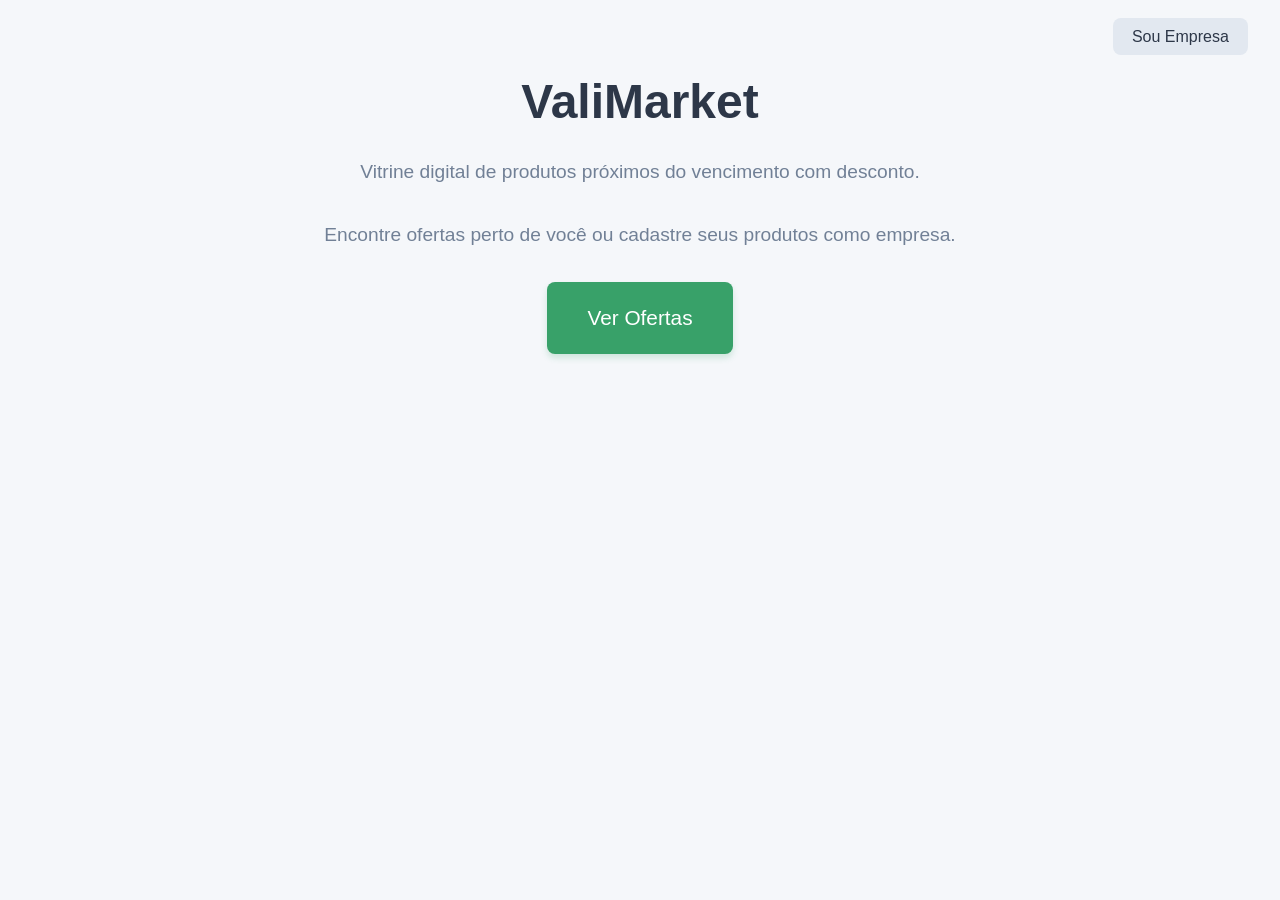
<file: frontend/index.html>
<!DOCTYPE html>
<html lang="pt-BR">
<head>
    
    <meta charset="UTF-8">
    <meta name="viewport" content="width=device-width, initial-scale=1.0">
    <title>ValiMarket - Início</title>
    <link rel="stylesheet" href="style.css">
    <link rel="icon" type="image/png" href="favicon.png">
    <style>
        .hero {
            text-align: center;
            padding: 4rem 2rem;
            max-width: 800px;
            margin: 0 auto;
        }
        .hero h1 {
            color: #2d3748;
            font-size: 3rem;
            margin-bottom: 1rem;
        }
        .hero p {
            color: #718096;
            font-size: 1.2rem;
            margin-bottom: 2rem;
        }
        .buttons {
            display: flex;
            gap: 1rem;
            justify-content: center;
            flex-wrap: wrap;
        }
        .btn {
            padding: 1rem 2rem;
            border-radius: 8px;
            text-decoration: none;
            font-weight: 500;
            font-size: 1.1rem;
            transition: transform 0.2s, box-shadow 0.2s;
        }
        .btn-primary {
            background-color: #38a169;
            color: white;
            font-size: 1.3rem;
            padding: 1.2rem 2.5rem;
            box-shadow: 0 4px 6px rgba(56, 161, 105, 0.2);
        }
        .btn-primary:hover {
            background-color: #2f855a;
            transform: translateY(-2px);
            box-shadow: 0 6px 12px rgba(56, 161, 105, 0.3);
        }
        .btn-secondary {
            background-color: white;
            color: #38a169;
            border: 2px solid #38a169;
        }
        .btn-secondary:hover {
            background-color: #f0fff4;
            transform: translateY(-2px);
        }
        .top-nav {
            position: absolute;
            top: 1.5rem;
            right: 2rem;
        }
        .top-nav a {
            background-color: #e2e8f0;
            color: #2d3748;
            padding: 0.6rem 1.2rem;
            border-radius: 8px;
            text-decoration: none;
            font-weight: 500;
            transition: background-color 0.2s;
        }
        .top-nav a:hover {
            background-color: #cbd5e0;
        }
        @media (max-width: 768px) {
            .hero h1 { font-size: 2rem; }
            .buttons { flex-direction: column; }
            .top-nav {
                position: static;
                text-align: center;
                padding: 1rem;
            }
        }
    </style>
</head>
<body>
    <div class="top-nav">
        <a href="empresa.html">Sou Empresa</a>
    </div>
    <div class="hero">
        <h1>ValiMarket</h1>
        <p>Vitrine digital de produtos próximos do vencimento com desconto.</p>
        <p>Encontre ofertas perto de você ou cadastre seus produtos como empresa.</p>
        <div class="buttons">
            <a href="cliente.html" class="btn btn-primary">Ver Ofertas</a>
        </div>
    </div>
</body>
</html>
</file>
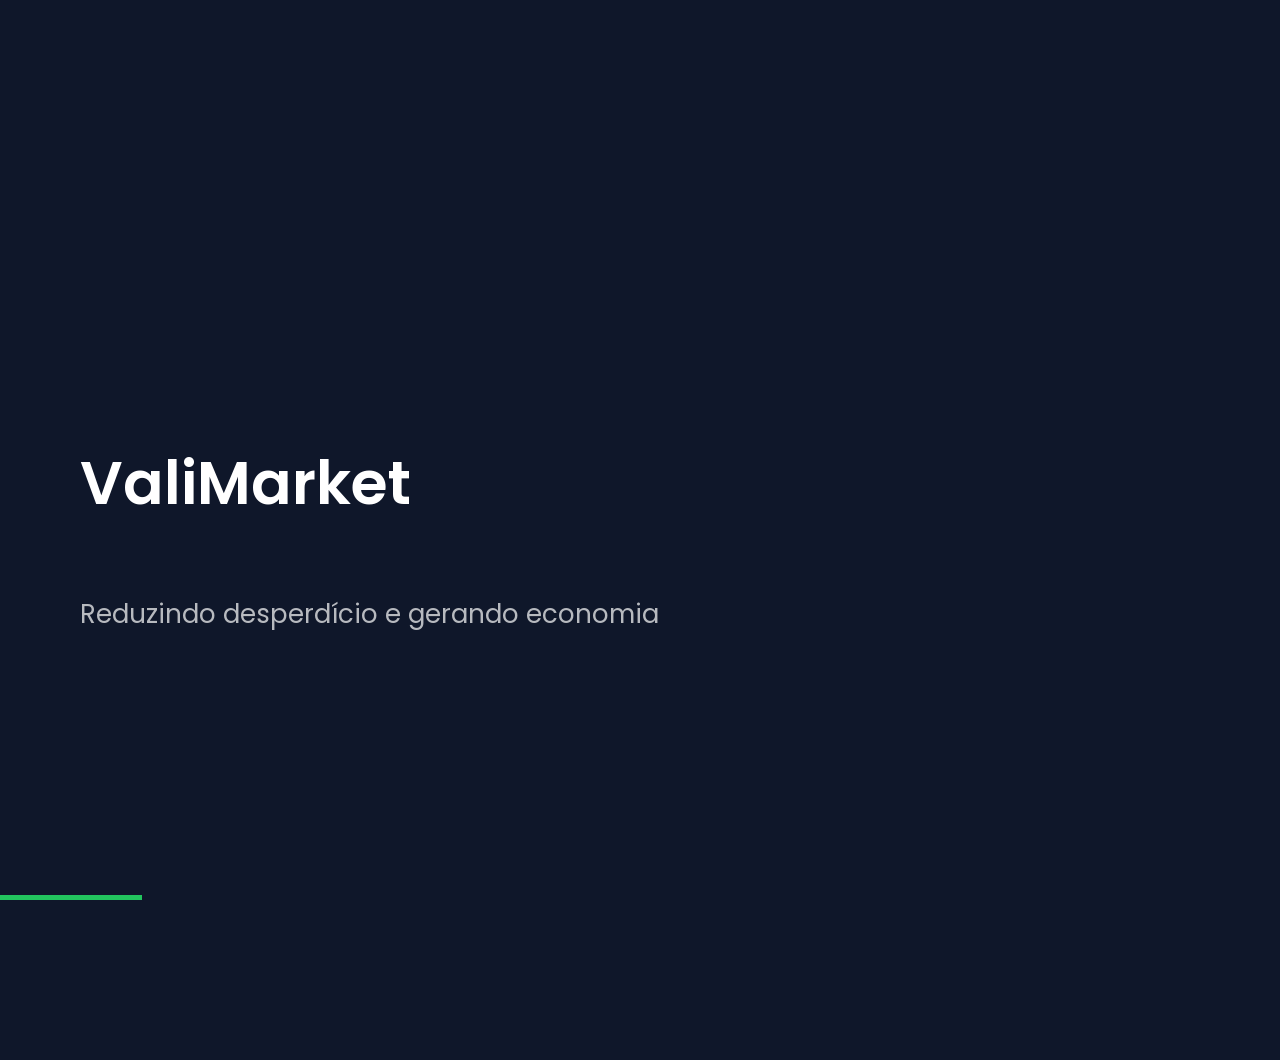
<file: slides/index.html>
<!DOCTYPE html>
<html lang="pt-BR">
<head>
  <meta charset="UTF-8">
  <title>ValiMarket Pitch</title>
  <link href="https://fonts.googleapis.com/css2?family=Poppins:wght@300;400;600&display=swap" rel="stylesheet">
  <link rel="stylesheet" href="style.css">
</head>
<body>

<div class="slide active">
  <h1>ValiMarket</h1>
  <p class="subtitle">Reduzindo desperdício e gerando economia</p>
</div>

<div class="slide">
  <h2>O Problema</h2>
  <p>
    Todos os dias, comércios perdem produtos por vencimento,
    gerando prejuízo financeiro e desperdício.
  </p>
  <p>
    Consumidores querem economizar, mas não têm acesso fácil a essas oportunidades.
  </p>
</div>

<div class="slide">
  <h2>A Solução</h2>
  <p>
    O ValiMarket conecta comércios e consumidores,
    permitindo vender produtos próximos do vencimento com desconto.
  </p>
</div>

<div class="slide image-slide">
  <img src="assets/menu.png">
  <p class="caption">Tela inicial da plataforma</p>
</div>

<div class="slide image-slide">
  <img src="assets/empresa.png">
  <p class="caption">Cadastro de produtos pelo comércio</p>
</div>

<div class="slide image-slide">
  <img src="assets/cliente.png">
  <p class="caption">Visualização de ofertas pelo cliente</p>
</div>

<div class="slide">
  <h2>Diferencial</h2>
  <p>
    Solução simples, escalável e com potencial de integração com sistemas existentes.
  </p>
</div>

<div class="slide">
  <h2>Modelo de Negócio</h2>
  <ul>
    <li>Assinatura mensal para empresas</li>
    <li>Comissão por vendas</li>
  </ul>
</div>

<div class="slide">
  <h2>Conclusão</h2>
  <p>
    Este projeto é um MVP focado na validação da ideia.
  </p>
  <p>
    Reduz desperdício e promove economia utilizando tecnologia acessível.
  </p>
</div>

<div class="progress"></div>

<script src="script.js"></script>
</body>
</html>
</file>
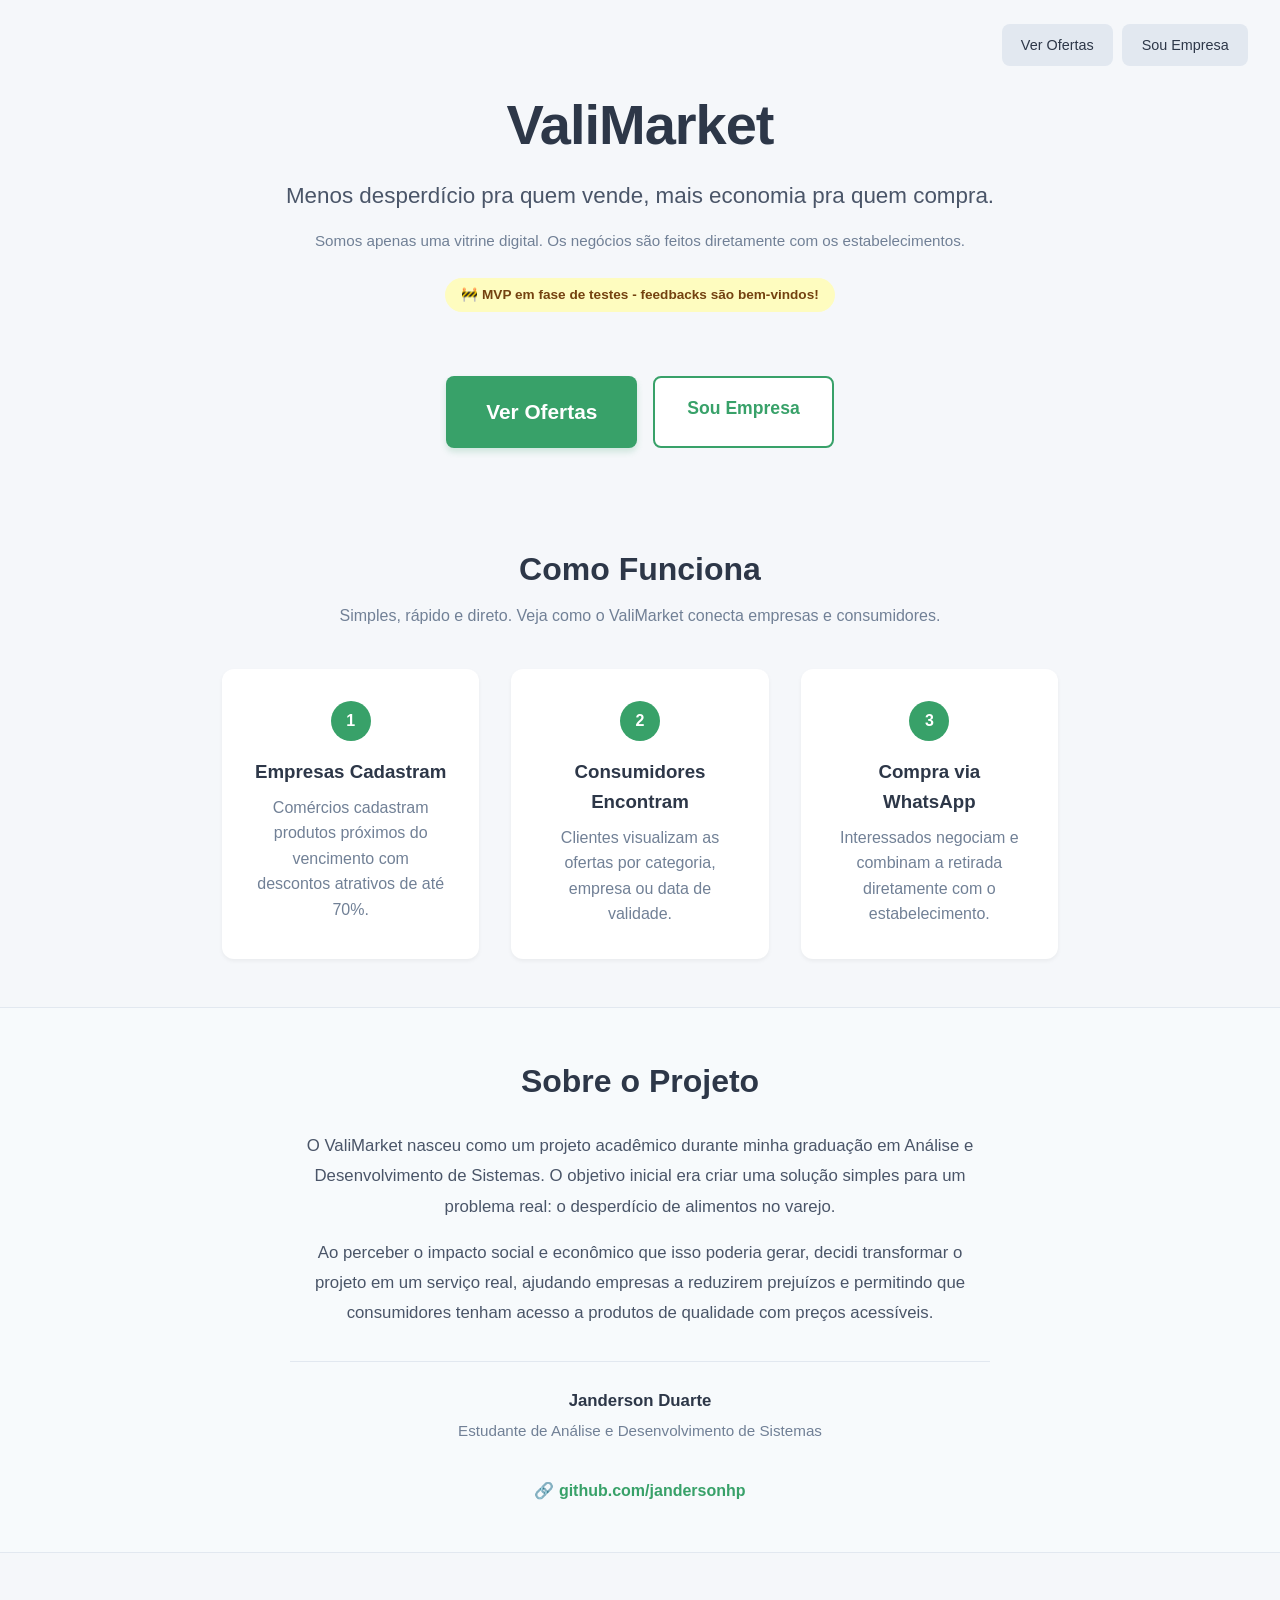
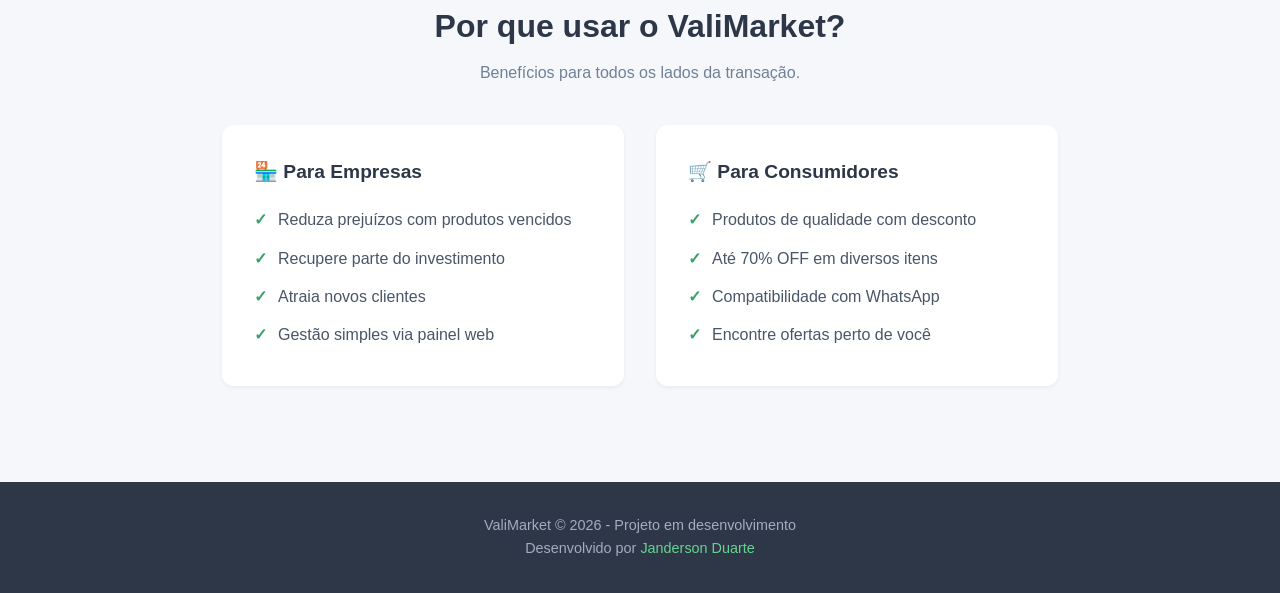
<file: static/index.html>
<!DOCTYPE html>
<html lang="pt-BR">
<head>
    <link rel="icon" type="image/png" href="favicon.png">
    <meta charset="UTF-8">
    <meta name="viewport" content="width=device-width, initial-scale=1.0">
    <title>ValiMarket - Menos desperdício, mais economia</title>
    <link rel="stylesheet" href="style.css">
    <style>
        .top-nav {
            position: absolute;
            top: 1.5rem;
            right: 2rem;
            display: flex;
            gap: 0.6rem;
        }
        .top-nav a {
            background-color: #e2e8f0;
            color: #2d3748;
            padding: 0.6rem 1.2rem;
            border-radius: 8px;
            text-decoration: none;
            font-weight: 500;
            font-size: 0.9rem;
            transition: background-color 0.2s;
        }
        .top-nav a:hover { background-color: #cbd5e0; }

        .hero {
            text-align: center;
            padding: 5rem 2rem 3rem;
            max-width: 800px;
            margin: 0 auto;
        }
        .hero h1 {
            color: #2d3748;
            font-size: 3.5rem;
            margin-bottom: 0.5rem;
            letter-spacing: -1px;
        }
        .hero .tagline {
            color: #4a5568;
            font-size: 1.4rem;
            margin-bottom: 1.5rem;
            font-weight: 500;
        }
        .mvp-badge {
            display: inline-block;
            background: #fefcbf;
            color: #744210;
            padding: 0.4rem 1rem;
            border-radius: 20px;
            font-size: 0.85rem;
            font-weight: 600;
            margin-bottom: 2rem;
        }
        .hero .buttons {
            display: flex;
            gap: 1rem;
            justify-content: center;
            flex-wrap: wrap;
            margin-top: 2rem;
        }
        .btn {
            padding: 1rem 2rem;
            border-radius: 8px;
            text-decoration: none;
            font-weight: 600;
            font-size: 1.1rem;
            transition: transform 0.2s, box-shadow 0.2s;
            display: inline-block;
        }
        .btn:hover { transform: translateY(-2px); }
        .btn-primary {
            background-color: #38a169;
            color: white;
            font-size: 1.3rem;
            padding: 1.2rem 2.5rem;
            box-shadow: 0 4px 6px rgba(56, 161, 105, 0.2);
        }
        .btn-primary:hover {
            background-color: #2f855a;
            box-shadow: 0 6px 12px rgba(56, 161, 105, 0.3);
        }
        .btn-secondary {
            background-color: white;
            color: #38a169;
            border: 2px solid #38a169;
        }
        .btn-secondary:hover { background-color: #f0fff4; }

        .section {
            max-width: 900px;
            margin: 0 auto;
            padding: 3rem 2rem;
        }
        .section-title {
            text-align: center;
            color: #2d3748;
            font-size: 2rem;
            margin-bottom: 0.5rem;
        }
        .section-subtitle {
            text-align: center;
            color: #718096;
            margin-bottom: 2.5rem;
        }

        .steps {
            display: grid;
            grid-template-columns: repeat(auto-fit, minmax(250px, 1fr));
            gap: 2rem;
            margin-top: 2rem;
        }
        .step-card {
            background: white;
            padding: 2rem;
            border-radius: 12px;
            box-shadow: 0 2px 4px rgba(0,0,0,0.05);
            text-align: center;
        }
        .step-card .step-number {
            display: inline-block;
            background: #38a169;
            color: white;
            width: 40px;
            height: 40px;
            line-height: 40px;
            border-radius: 50%;
            font-weight: bold;
            margin-bottom: 1rem;
        }
        .step-card h3 {
            color: #2d3748;
            margin-bottom: 0.5rem;
        }
        .step-card p {
            color: #718096;
            line-height: 1.6;
        }

        .about-section {
            background: #f7fafc;
            border-top: 1px solid #e2e8f0;
            border-bottom: 1px solid #e2e8f0;
        }
        .about-content {
            max-width: 700px;
            margin: 0 auto;
            text-align: center;
        }
        .about-content h2 {
            color: #2d3748;
            font-size: 2rem;
            margin-bottom: 1.5rem;
        }
        .about-content p {
            color: #4a5568;
            line-height: 1.8;
            margin-bottom: 1rem;
            font-size: 1.05rem;
        }
        .about-content .founder {
            margin-top: 2rem;
            padding-top: 1.5rem;
            border-top: 1px solid #e2e8f0;
        }
        .about-content .founder strong {
            color: #2d3748;
        }
        .github-link {
            display: inline-block;
            margin-top: 1rem;
            color: #38a169;
            text-decoration: none;
            font-weight: 600;
        }
        .github-link:hover { text-decoration: underline; }

        .benefits {
            display: grid;
            grid-template-columns: repeat(auto-fit, minmax(280px, 1fr));
            gap: 2rem;
            margin-top: 2rem;
        }
        .benefit-card {
            background: white;
            padding: 2rem;
            border-radius: 12px;
            box-shadow: 0 2px 4px rgba(0,0,0,0.05);
        }
        .benefit-card h3 {
            color: #2d3748;
            margin-bottom: 0.8rem;
            font-size: 1.2rem;
        }
        .benefit-card ul {
            list-style: none;
            padding: 0;
        }
        .benefit-card li {
            color: #4a5568;
            padding: 0.4rem 0;
            padding-left: 1.5rem;
            position: relative;
        }
        .benefit-card li:before {
            content: "✓";
            position: absolute;
            left: 0;
            color: #38a169;
            font-weight: bold;
        }

        footer {
            background: #2d3748;
            color: white;
            text-align: center;
            padding: 2rem;
            margin-top: 3rem;
        }
        footer p {
            color: #a0aec0;
            font-size: 0.9rem;
        }
        footer a {
            color: #68d391;
            text-decoration: none;
        }
        footer a:hover { text-decoration: underline; }

        @media (max-width: 768px) {
            .hero h1 { font-size: 2.5rem; }
            .hero .tagline { font-size: 1.1rem; }
            .hero { padding: 4rem 1rem 2rem; }
            .buttons { flex-direction: column; align-items: center; }
            .top-nav {
                position: static;
                text-align: center;
                padding: 1rem;
                justify-content: center;
            }
            .section { padding: 2rem 1rem; }
        }
    </style>
</head>
<body>
    <div class="top-nav">
        <a href="ofertas.html">Ver Ofertas</a>
        <a href="empresa.html">Sou Empresa</a>
    </div>

    <div class="hero">
        <h1>ValiMarket</h1>
        <p class="tagline">Menos desperdício pra quem vende, mais economia pra quem compra.</p>
        <p style="color: #718096; font-size: 0.95rem; margin-top: -0.5rem; margin-bottom: 1.5rem;">Somos apenas uma vitrine digital. Os negócios são feitos diretamente com os estabelecimentos.</p>
        <div class="mvp-badge">🚧 MVP em fase de testes - feedbacks são bem-vindos!</div>
        <div class="buttons">
            <a href="ofertas.html" class="btn btn-primary">Ver Ofertas</a>
            <a href="empresa.html" class="btn btn-secondary">Sou Empresa</a>
        </div>
    </div>

    <div class="section">
        <h2 class="section-title">Como Funciona</h2>
        <p class="section-subtitle">Simples, rápido e direto. Veja como o ValiMarket conecta empresas e consumidores.</p>
        <div class="steps">
            <div class="step-card">
                <div class="step-number">1</div>
                <h3>Empresas Cadastram</h3>
                <p>Comércios cadastram produtos próximos do vencimento com descontos atrativos de até 70%.</p>
            </div>
            <div class="step-card">
                <div class="step-number">2</div>
                <h3>Consumidores Encontram</h3>
                <p>Clientes visualizam as ofertas por categoria, empresa ou data de validade.</p>
            </div>
            <div class="step-card">
                <div class="step-number">3</div>
                <h3>Compra via WhatsApp</h3>
                <p>Interessados negociam e combinam a retirada diretamente com o estabelecimento.</p>
            </div>
        </div>
    </div>

    <div class="about-section">
        <div class="section">
            <div class="about-content">
                <h2>Sobre o Projeto</h2>
                <p>O ValiMarket nasceu como um projeto acadêmico durante minha graduação em Análise e Desenvolvimento de Sistemas. O objetivo inicial era criar uma solução simples para um problema real: o desperdício de alimentos no varejo.</p>
                <p>Ao perceber o impacto social e econômico que isso poderia gerar, decidi transformar o projeto em um serviço real, ajudando empresas a reduzirem prejuízos e permitindo que consumidores tenham acesso a produtos de qualidade com preços acessíveis.</p>
                <div class="founder">
                    <p><strong>Janderson Duarte</strong><br>
                    <span style="color: #718096; font-size: 0.95rem;">Estudante de Análise e Desenvolvimento de Sistemas</span></p>
                    <a href="https://github.com/jandersonhp" target="_blank" class="github-link">🔗 github.com/jandersonhp</a>
                </div>
            </div>
        </div>
    </div>

    <div class="section">
        <h2 class="section-title">Por que usar o ValiMarket?</h2>
        <p class="section-subtitle">Benefícios para todos os lados da transação.</p>
        <div class="benefits">
            <div class="benefit-card">
                <h3>🏪 Para Empresas</h3>
                <ul>
                    <li>Reduza prejuízos com produtos vencidos</li>
                    <li>Recupere parte do investimento</li>
                    <li>Atraia novos clientes</li>
                    <li>Gestão simples via painel web</li>
                </ul>
            </div>
            <div class="benefit-card">
                <h3>🛒 Para Consumidores</h3>
                <ul>
                    <li>Produtos de qualidade com desconto</li>
                    <li>Até 70% OFF em diversos itens</li>
                    <li>Compatibilidade com WhatsApp</li>
                    <li>Encontre ofertas perto de você</li>
                </ul>
            </div>
        </div>
    </div>

    <footer>
        <p>ValiMarket © 2026 - Projeto em desenvolvimento</p>
        <p>Desenvolvido por <a href="https://github.com/jandersonhp" target="_blank">Janderson Duarte</a></p>
    </footer>
</body>
</html>
</file>
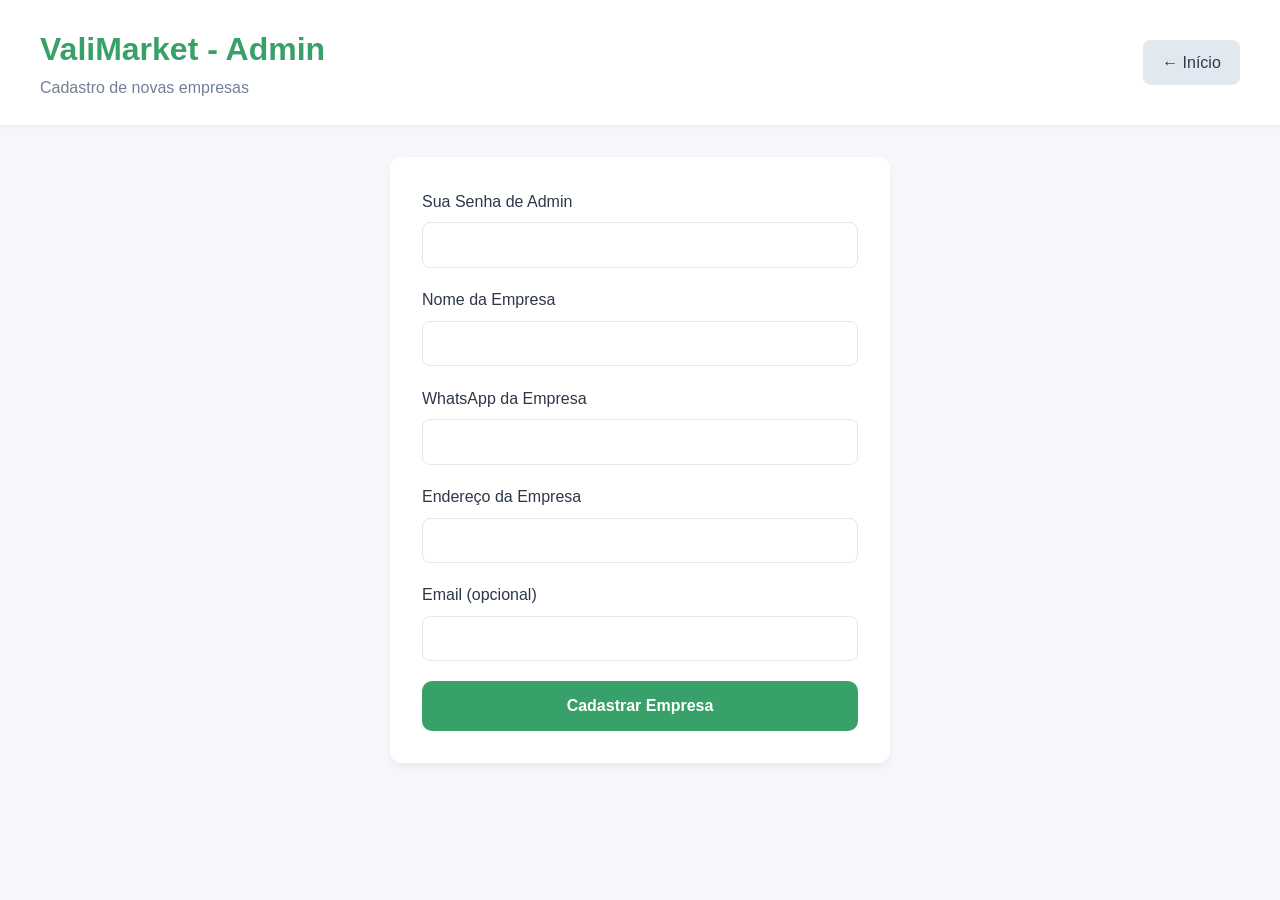
<file: frontend/admin.html>
<!DOCTYPE html>
<html lang="pt-BR">
<head>
    <link rel="icon" type="image/png" href="favicon.png">

    <meta charset="UTF-8">
    <meta name="viewport" content="width=device-width, initial-scale=1.0">
    <title>ValiMarket - Admin</title>
    <link rel="stylesheet" href="style.css">
    <style>
        .admin-container {
            max-width: 500px;
            margin: 2rem auto;
            padding: 2rem;
            background: white;
            border-radius: 12px;
            box-shadow: 0 4px 6px rgba(0,0,0,0.05);
        }
        .result-box {
            margin-top: 1.5rem;
            padding: 1rem;
            background: #f0fff4;
            border: 1px solid #9ae6b4;
            border-radius: 8px;
            display: none;
        }
        .result-box h3 {
            color: #276749;
            margin-bottom: 0.5rem;
        }
        .code-display {
            font-size: 1.5rem;
            font-weight: bold;
            color: #2d3748;
            background: #f7fafc;
            padding: 0.8rem;
            border-radius: 8px;
            text-align: center;
            margin: 0.5rem 0;
            letter-spacing: 1px;
        }
        .copy-btn {
            background-color: #4299e1;
            color: white;
            padding: 0.5rem 1rem;
            border: none;
            border-radius: 8px;
            cursor: pointer;
            width: 100%;
        }
        .copy-btn:hover {
            background-color: #3182ce;
        }
    </style>
</head>
<body>
    <header>
        <div class="header-content">
            <div>
                <h1>ValiMarket - Admin</h1>
                <p>Cadastro de novas empresas</p>
            </div>
            <a href="index.html" class="btn-back">← Início</a>
        </div>
    </header>

    <div class="admin-container">
        <form id="admin-form">
            <div class="form-group">
                <label for="adminCode">Sua Senha de Admin</label>
                <input type="password" id="adminCode" required>
            </div>
            <div class="form-group">
                <label for="nome">Nome da Empresa</label>
                <input type="text" id="nome" required>
            </div>
            <div class="form-group">
                <label for="telefone">WhatsApp da Empresa</label>
                <input type="tel" id="telefone" required>
            </div>
            <div class="form-group">
                <label for="endereco">Endereço da Empresa</label>
                <input type="text" id="endereco" required>
            </div>
            <div class="form-group">
                <label for="email">Email (opcional)</label>
                <input type="email" id="email">
            </div>
            <button type="submit" class="submit-btn">Cadastrar Empresa</button>
        </form>

        <div class="result-box" id="result-box">
            <h3>Empresa Cadastrada!</h3>
            <p>O código de acesso para a empresa é:</p>
            <div class="code-display" id="code-display"></div>
            <button class="copy-btn" onclick="copyCode()">Copiar Código</button>
            <p style="margin-top: 1rem; font-size: 0.9rem; color: #718096;">
                Envie este código para a empresa via WhatsApp. Ela usará para cadastrar produtos.
            </p>
        </div>

        <div class="error-message" id="error-message"></div>
    </div>

    <script>
        function copyCode() {
            const code = document.getElementById('code-display').textContent;
            navigator.clipboard.writeText(code);
            alert('Código copiado!');
        }

        document.getElementById('admin-form').addEventListener('submit', async (e) => {
            e.preventDefault();
            const form = e.target;
            const data = {
                adminCode: form.adminCode.value,
                nome: form.nome.value,
                telefone: form.telefone.value,
                endereco: form.endereco.value,
                email: form.email.value
            };

            try {
                const response = await fetch('http://localhost:5000/empresas', {
                    method: 'POST',
                    headers: { 'Content-Type': 'application/json' },
                    body: JSON.stringify(data)
                });

                if (response.ok) {
                    const empresa = await response.json();
                    document.getElementById('code-display').textContent = empresa.codigoAcesso;
                    document.getElementById('result-box').style.display = 'block';
                    document.getElementById('error-message').style.display = 'none';
                    form.reset();
                } else {
                    const error = await response.json();
                    document.getElementById('error-message').textContent = `Erro: ${error.error}`;
                    document.getElementById('error-message').style.display = 'block';
                    document.getElementById('result-box').style.display = 'none';
                }
            } catch (error) {
                document.getElementById('error-message').textContent = 'Erro ao conectar com o servidor.';
                document.getElementById('error-message').style.display = 'block';
                document.getElementById('result-box').style.display = 'none';
            }
        });
    </script>
</body>
</html>
</file>
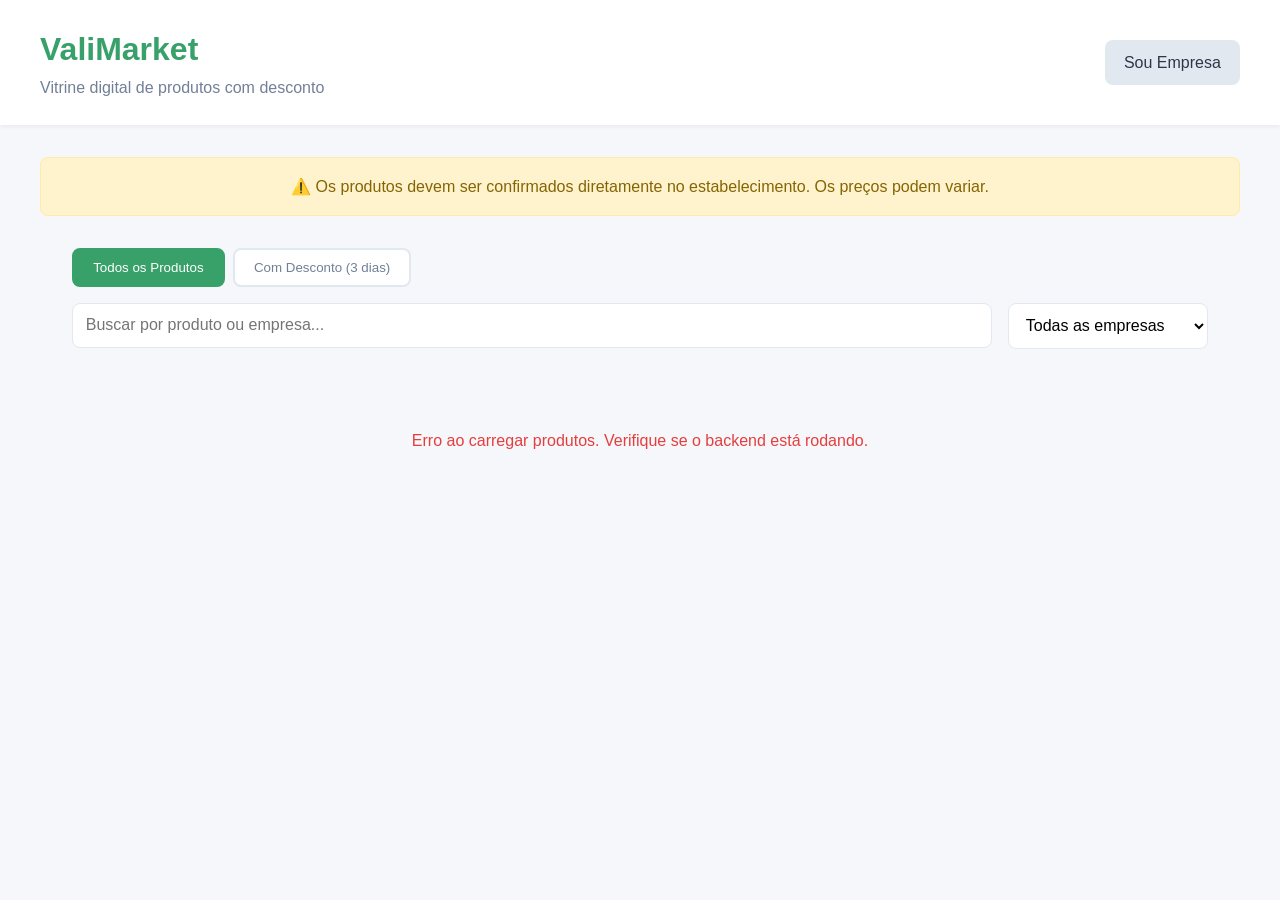
<file: frontend/cliente.html>
<!DOCTYPE html>
<html lang="pt-BR">
<head>
    <link rel="icon" type="image/png" href="favicon.png">

    <meta charset="UTF-8">
    <meta name="viewport" content="width=device-width, initial-scale=1.0">
    <title>ValiMarket - Ofertas</title>
    <link rel="stylesheet" href="style.css">
</head>
<body>
    <header>
        <div class="header-content">
            <div>
                <h1>ValiMarket</h1>
                <p>Vitrine digital de produtos com desconto</p>
            </div>
            <a href="empresa.html" class="btn-back">Sou Empresa</a>
        </div>
    </header>

    <div class="warning">
        ⚠️ Os produtos devem ser confirmados diretamente no estabelecimento. Os preços podem variar.
    </div>

    <div class="filters-container">
        <div class="tabs">
            <button class="tab active" data-filter="all">Todos os Produtos</button>
            <button class="tab" data-filter="near">Com Desconto (3 dias)</button>
        </div>
        <div class="filter-row">
            <div class="search-box">
                <input type="text" id="search-input" placeholder="Buscar por produto ou empresa...">
            </div>
            <div class="company-filter">
                <select id="company-select">
                    <option value="">Todas as empresas</option>
                </select>
            </div>
        </div>
    </div>

    <div class="products-grid" id="products-container"></div>

    <script src="script.js"></script>
</body>
</html>
</file>
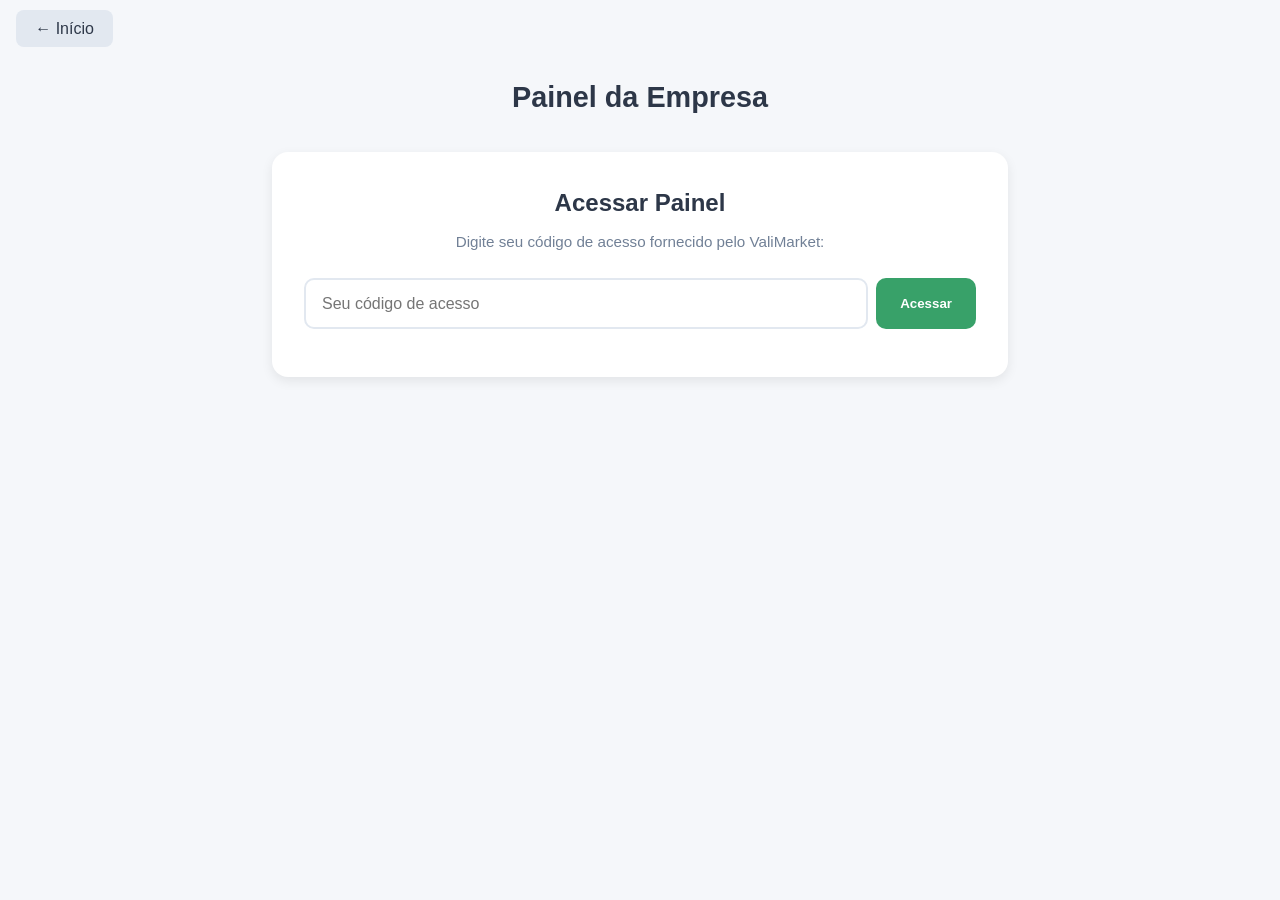
<file: frontend/empresa.html>
<!DOCTYPE html>
<html lang="pt-BR">
<head>
    <link rel="icon" type="image/png" href="favicon.png">

    <meta charset="UTF-8">
    <meta name="viewport" content="width=device-width, initial-scale=1.0">
    <title>ValiMarket - Painel da Empresa</title>
    <link rel="stylesheet" href="style.css">
</head>
<body style="background: #f5f7fa; min-height: 100vh; padding: 1rem;">
    <a href="index.html" class="btn-back">← Início</a>
    
    <div class="dashboard-container">
        <h1 style="text-align: center; color: #2d3748; margin-bottom: 2rem; font-size: 1.8rem;">Painel da Empresa</h1>
        
        <!-- Status Message -->
        <div class="status-message" id="status-message" style="display: none;">
            <h3 id="status-title"></h3>
            <p id="status-text"></p>
        </div>
        
        <!-- Access Panel -->
        <div class="access-panel" id="access-panel">
            <h2>Acessar Painel</h2>
            <p>Digite seu código de acesso fornecido pelo ValiMarket:</p>
            <div class="code-input-group">
                <input type="text" id="codigo-input" placeholder="Seu código de acesso">
                <button onclick="accessPanel()">Acessar</button>
            </div>
            <div class="message error" id="error-message" style="display:none;"></div>
        </div>

        <!-- Options -->
        <div class="options-grid" id="options" style="display: none;">
            <div class="option-card" onclick="showRegisterForm()">
                <div class="icon">📝</div>
                <h3>Cadastrar Produto</h3>
                <p>Adicione novos produtos com desconto</p>
            </div>
            <div class="option-card" onclick="showManageProducts()">
                <div class="icon">📦</div>
                <h3>Gerenciar Produtos</h3>
                <p>Edite ou exclua produtos existentes</p>
            </div>
        </div>

        <!-- Register/Edit Form -->
        <div class="form-card" id="register-form" style="display: none;">
            <button class="back-button" onclick="showOptions()">← Voltar</button>
            <h2 id="form-title">Cadastrar Produto</h2>
            <form id="product-form">
                <input type="hidden" id="codigoAcesso">
                <input type="hidden" id="productId">
                
                <div class="form-group">
                    <label for="nome">Nome do Produto</label>
                    <input type="text" id="nome" required>
                </div>
                <div class="form-group">
                    <label for="validade">Data de Validade</label>
                    <input type="date" id="validade" required>
                </div>
                <div class="form-group">
                    <label for="preco">Preço Original (R$)</label>
                    <input type="number" id="preco" step="0.01" min="0" required>
                </div>
                <div class="form-group">
                    <label for="precoDesconto">Preço com Desconto (R$)</label>
                    <input type="number" id="precoDesconto" step="0.01" min="0" required>
                </div>
                <button type="submit" class="submit-btn" id="submit-btn">Cadastrar Produto</button>
            </form>
            <div class="message success" id="form-success" style="display:none;">Produto cadastrado com sucesso!</div>
            <div class="message error" id="form-error" style="display:none;"></div>
        </div>

        <!-- Products List -->
        <div class="products-list" id="products-list" style="display: none;">
            <button class="back-button" onclick="showOptions()">← Voltar</button>
            <h2>Seus Produtos</h2>
            <div id="products-container"></div>
        </div>
    </div>

    <script src="empresa-dashboard.js"></script>
</body>
</html>
</file>
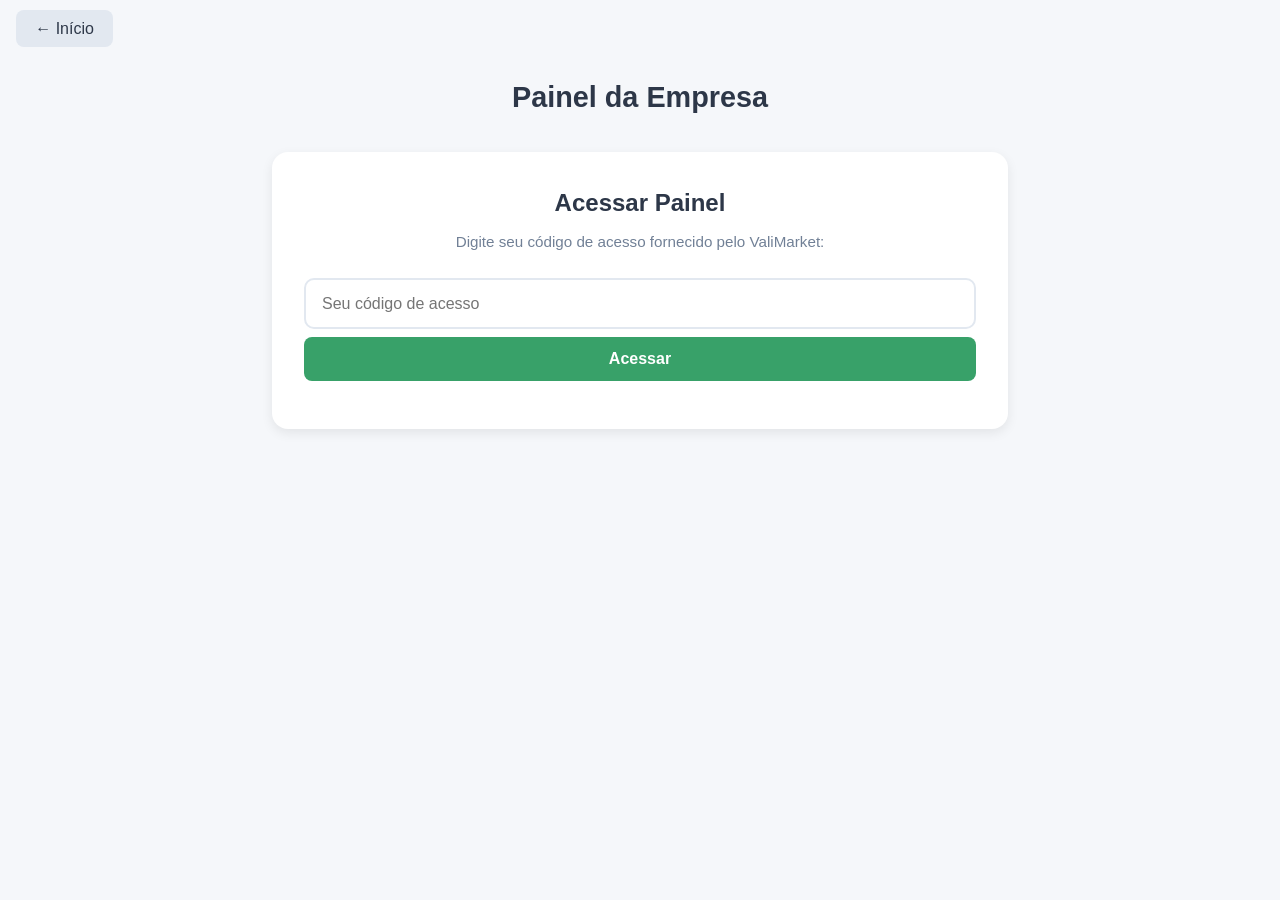
<file: static/empresa.html>
<!DOCTYPE html>
<html lang="pt-BR">
<head>
    <link rel="icon" type="image/png" href="favicon.png">

    <meta charset="UTF-8">
    <meta name="viewport" content="width=device-width, initial-scale=1.0">
    <title>ValiMarket - Painel da Empresa</title>
    <link rel="stylesheet" href="style.css">
</head>
<body style="background: #f5f7fa; min-height: 100vh; padding: 1rem;">
    <a href="index.html" class="btn-back">← Início</a>
    
    <div class="dashboard-container">
        <h1 style="text-align: center; color: #2d3748; margin-bottom: 2rem; font-size: 1.8rem;">Painel da Empresa</h1>
        
        <!-- Status Message -->
        <div class="status-message" id="status-message" style="display: none;">
            <h3 id="status-title"></h3>
            <p id="status-text"></p>
        </div>
        
        <!-- Access Panel -->
        <div class="access-panel" id="access-panel">
            <h2>Acessar Painel</h2>
            <p>Digite seu código de acesso fornecido pelo ValiMarket:</p>
            <div class="code-input-group" style="flex-direction: column; gap: 0.5rem;">
                <input type="text" id="codigo-input" placeholder="Seu código de acesso" style="width: 100%; box-sizing: border-box;">
                <button onclick="accessPanel()" class="btn-acessar" style="width: 100%; padding: 0.8rem; background: #38a169; color: white; border: none; border-radius: 8px; cursor: pointer; font-size: 1rem;">Acessar</button>
            </div>
            <div class="message error" id="error-message" style="display:none;"></div>
        </div>

        <!-- Options -->
        <div class="options-grid" id="options" style="display: none;">
            <div class="option-card" onclick="showRegisterForm()">
                <div class="icon">📝</div>
                <h3>Cadastrar Produto</h3>
                <p>Adicione novos produtos com desconto</p>
            </div>
            <div class="option-card" onclick="showManageProducts()">
                <div class="icon">📦</div>
                <h3>Gerenciar Produtos</h3>
                <p>Edite ou exclua produtos existentes</p>
            </div>
        </div>

        <!-- Register/Edit Form -->
        <div class="form-card" id="register-form" style="display: none;">
            <button class="back-button" onclick="showOptions()">← Voltar</button>
            <h2 id="form-title">Cadastrar Produto</h2>
            <form id="product-form">
                <input type="hidden" id="codigoAcesso">
                <input type="hidden" id="productId">
                
                <div class="form-group">
                    <label for="nome">Nome do Produto</label>
                    <input type="text" id="nome" required>
                </div>
                <div class="form-group">
                    <label for="validade">Data de Validade</label>
                    <input type="date" id="validade" required>
                </div>
                <div class="form-group">
                    <label for="preco">Preço Original (R$)</label>
                    <input type="number" id="preco" step="0.01" min="0" required>
                </div>
                <div class="form-group">
                    <label for="precoDesconto">Preço com Desconto (R$)</label>
                    <input type="number" id="precoDesconto" step="0.01" min="0" required>
                </div>
                <button type="submit" class="submit-btn" id="submit-btn">Cadastrar Produto</button>
            </form>
            <div class="message success" id="form-success" style="display:none;">Produto cadastrado com sucesso!</div>
            <div class="message error" id="form-error" style="display:none;"></div>
        </div>

        <!-- Products List -->
        <div class="products-list" id="products-list" style="display: none;">
            <button class="back-button" onclick="showOptions()">← Voltar</button>
            <h2>Seus Produtos</h2>
            <div id="products-container"></div>
        </div>
    </div>

    <script src="empresa-dashboard.js"></script>
</body>
</html>
</file>
<file: frontend/style.css>
* {
    margin: 0;
    padding: 0;
    box-sizing: border-box;
}

body {
    font-family: 'Segoe UI', Tahoma, Geneva, Verdana, sans-serif;
    background-color: #f5f7fa;
    color: #333;
    line-height: 1.6;
}

header {
    background: white;
    box-shadow: 0 2px 4px rgba(0,0,0,0.05);
    padding: 1.5rem 2rem;
}

.header-content {
    display: flex;
    justify-content: space-between;
    align-items: center;
    max-width: 1200px;
    margin: 0 auto;
}

header h1 {
    color: #38a169;
    font-size: 2rem;
}

header p {
    color: #718096;
}

.btn-back {
    background-color: #e2e8f0;
    color: #2d3748;
    padding: 0.6rem 1.2rem;
    border-radius: 8px;
    text-decoration: none;
    font-weight: 500;
    transition: background-color 0.2s;
}

.btn-back:hover {
    background-color: #cbd5e0;
}

.warning {
    background-color: #fff3cd;
    color: #856404;
    padding: 1rem;
    border-radius: 8px;
    margin: 2rem auto;
    max-width: 1200px;
    text-align: center;
    border: 1px solid #ffeaa7;
}

.products-grid {
    display: grid;
    grid-template-columns: repeat(auto-fill, minmax(300px, 1fr));
    gap: 1.5rem;
    padding: 2rem;
    max-width: 1200px;
    margin: 0 auto;
}

.product-card {
    background: white;
    border-radius: 12px;
    box-shadow: 0 4px 6px rgba(0,0,0,0.05);
    padding: 1.5rem;
    transition: transform 0.2s, box-shadow 0.2s;
}

.product-card:hover {
    transform: translateY(-4px);
    box-shadow: 0 8px 12px rgba(0,0,0,0.1);
}

.product-card h3 {
    color: #2d3748;
    margin-bottom: 0.5rem;
}

.product-card .empresa {
    color: #718096;
    font-size: 0.9rem;
    margin-bottom: 1rem;
}

.price {
    margin: 1rem 0;
}

.original-price {
    text-decoration: line-through;
    color: #a0aec0;
    font-size: 1rem;
}

.discount-price {
    color: #38a169;
    font-size: 1.5rem;
    font-weight: bold;
    margin-left: 0.5rem;
}

.normal-price {
    color: #2d3748;
    font-size: 1.3rem;
    font-weight: 500;
}

.validade {
    color: #e53e3e;
    font-size: 0.9rem;
    margin: 0.5rem 0;
}

.near-expiry {
    background-color: #feebc8;
    padding: 0.3rem 0.6rem;
    border-radius: 4px;
    display: inline-block;
}

.address {
    color: #718096;
    font-size: 0.9rem;
    margin: 0.5rem 0;
}

.whatsapp-btn {
    display: inline-block;
    background-color: #25d366;
    color: white;
    padding: 0.6rem 1.2rem;
    border-radius: 8px;
    text-decoration: none;
    font-weight: 500;
    margin-top: 1rem;
    transition: background-color 0.2s;
}

.whatsapp-btn:hover {
    background-color: #1da851;
}

.hero {
    text-align: center;
    padding: 4rem 2rem;
    max-width: 800px;
    margin: 0 auto;
}

.hero h1 {
    color: #2d3748;
    font-size: 2.5rem;
    margin-bottom: 1rem;
}

.hero p {
    color: #718096;
    font-size: 1.2rem;
    margin-bottom: 2rem;
}

.buttons {
    display: flex;
    gap: 1rem;
    justify-content: center;
    flex-wrap: wrap;
}

.btn {
    padding: 1rem 2rem;
    border-radius: 8px;
    text-decoration: none;
    font-weight: 500;
    font-size: 1.1rem;
    transition: transform 0.2s, box-shadow 0.2s;
}

.btn-primary {
    background-color: #38a169;
    color: white;
}

.btn-secondary {
    background-color: white;
    color: #38a169;
    border: 2px solid #38a169;
}

.btn:hover {
    transform: translateY(-2px);
    box-shadow: 0 4px 8px rgba(0,0,0,0.1);
}

.form-container {
    max-width: 500px;
    margin: 2rem auto;
    padding: 2rem;
    background: white;
    border-radius: 12px;
    box-shadow: 0 4px 6px rgba(0,0,0,0.05);
}

.form-group {
    margin-bottom: 1.2rem;
}

.form-group label {
    display: block;
    margin-bottom: 0.5rem;
    color: #2d3748;
    font-weight: 500;
}

.form-group input {
    width: 100%;
    padding: 0.8rem;
    border: 1px solid #e2e8f0;
    border-radius: 8px;
    font-size: 1rem;
}

.form-group input:focus {
    outline: none;
    border-color: #38a169;
    box-shadow: 0 0 0 3px rgba(56, 161, 105, 0.1);
}

.submit-btn {
    background-color: #38a169;
    color: white;
    padding: 0.8rem 1.5rem;
    border: none;
    border-radius: 8px;
    font-size: 1rem;
    font-weight: 500;
    cursor: pointer;
    width: 100%;
    transition: background-color 0.2s;
}

.submit-btn:hover {
    background-color: #2f855a;
}

.success-message, .error-message {
    padding: 1rem;
    border-radius: 8px;
    margin-top: 1rem;
    display: none;
}

.success-message {
    background-color: #d4edda;
    color: #155724;
}

.error-message {
    background-color: #f8d7da;
    color: #721c24;
}

.filters-container {
    max-width: 1200px;
    margin: 2rem auto 0;
    padding: 0 2rem;
}

.filter-row {
    display: flex;
    gap: 1rem;
    margin-bottom: 1.5rem;
}

.search-box {
    flex: 1;
}

.company-filter select {
    padding: 0.8rem;
    border: 1px solid #e2e8f0;
    border-radius: 8px;
    font-size: 1rem;
    background: white;
    min-width: 200px;
}

.company-filter select:focus {
    outline: none;
    border-color: #38a169;
    box-shadow: 0 0 0 3px rgba(56, 161, 105, 0.1);
}

.tabs {
    display: flex;
    gap: 0.5rem;
    margin-bottom: 1rem;
}

.tab {
    padding: 0.6rem 1.2rem;
    border: 2px solid #e2e8f0;
    background: white;
    border-radius: 8px;
    cursor: pointer;
    font-weight: 500;
    color: #718096;
    transition: all 0.2s;
}

.tab.active {
    background-color: #38a169;
    color: white;
    border-color: #38a169;
}

.tab:hover:not(.active) {
    border-color: #38a169;
    color: #38a169;
}

.search-box input {
    width: 100%;
    padding: 0.8rem;
    border: 1px solid #e2e8f0;
    border-radius: 8px;
    font-size: 1rem;
    margin-bottom: 1.5rem;
}

.search-box input:focus {
    outline: none;
    border-color: #38a169;
    box-shadow: 0 0 0 3px rgba(56, 161, 105, 0.1);
}

@media (max-width: 768px) {
    .header-content {
        flex-direction: column;
        gap: 1rem;
        text-align: center;
    }

    .products-grid {
        grid-template-columns: 1fr;
        padding: 1rem;
    }

    .hero h1 {
        font-size: 2rem;
    }

    .buttons {
        flex-direction: column;
    }

    .tabs {
        flex-direction: column;
    }

    .filter-row {
        flex-direction: column;
    }

    .company-filter select {
        width: 100%;
    }
}

/* Mobile-first dashboard styles */
.dashboard-container {
    max-width: 800px;
    margin: 0 auto;
    padding: 1rem;
}

.access-panel {
    background: white;
    border-radius: 16px;
    box-shadow: 0 4px 12px rgba(0,0,0,0.08);
    padding: 2rem;
    margin-bottom: 1.5rem;
    text-align: center;
}

.access-panel h2 {
    color: #2d3748;
    margin-bottom: 0.5rem;
    font-size: 1.5rem;
}

.access-panel p {
    color: #718096;
    margin-bottom: 1.5rem;
    font-size: 0.95rem;
}

.code-input-group {
    display: flex;
    gap: 0.5rem;
    margin-bottom: 1rem;
}

.code-input-group input {
    flex: 1;
    padding: 0.9rem 1rem;
    border: 2px solid #e2e8f0;
    border-radius: 10px;
    font-size: 1rem;
    transition: border-color 0.2s;
}

.code-input-group input:focus {
    outline: none;
    border-color: #38a169;
    box-shadow: 0 0 0 3px rgba(56, 161, 105, 0.1);
}

.code-input-group button {
    background: #38a169;
    color: white;
    border: none;
    padding: 0.9rem 1.5rem;
    border-radius: 10px;
    font-weight: 600;
    cursor: pointer;
    transition: background 0.2s;
    white-space: nowrap;
}

.code-input-group button:hover {
    background: #2f855a;
}

.options-grid {
    display: grid;
    grid-template-columns: 1fr;
    gap: 1rem;
    margin-bottom: 1.5rem;
}

.option-card {
    background: white;
    border-radius: 16px;
    box-shadow: 0 4px 12px rgba(0,0,0,0.08);
    padding: 1.5rem;
    cursor: pointer;
    transition: transform 0.2s, box-shadow 0.2s;
    text-align: center;
}

.option-card:hover {
    transform: translateY(-4px);
    box-shadow: 0 8px 20px rgba(0,0,0,0.12);
}

.option-card .icon {
    font-size: 2.5rem;
    margin-bottom: 0.8rem;
}

.option-card h3 {
    color: #2d3748;
    margin-bottom: 0.3rem;
    font-size: 1.2rem;
}

.option-card p {
    color: #718096;
    font-size: 0.9rem;
}

.back-button {
    background: none;
    border: none;
    color: #38a169;
    font-size: 1rem;
    cursor: pointer;
    padding: 0.5rem 0;
    margin-bottom: 1rem;
    font-weight: 500;
}

.form-card {
    background: white;
    border-radius: 16px;
    box-shadow: 0 4px 12px rgba(0,0,0,0.08);
    padding: 1.5rem;
    margin-bottom: 1.5rem;
}

.form-card h2 {
    color: #2d3748;
    margin-bottom: 1.5rem;
    font-size: 1.3rem;
}

.form-card .form-group {
    margin-bottom: 1.2rem;
}

.form-card label {
    display: block;
    color: #4a5568;
    font-weight: 500;
    margin-bottom: 0.4rem;
    font-size: 0.9rem;
}

.form-card input {
    width: 100%;
    padding: 0.9rem 1rem;
    border: 2px solid #e2e8f0;
    border-radius: 10px;
    font-size: 1rem;
    transition: border-color 0.2s;
}

.form-card input:focus {
    outline: none;
    border-color: #38a169;
    box-shadow: 0 0 0 3px rgba(56, 161, 105, 0.1);
}

.submit-btn {
    background: #38a169;
    color: white;
    border: none;
    padding: 1rem;
    border-radius: 10px;
    font-size: 1rem;
    font-weight: 600;
    cursor: pointer;
    width: 100%;
    transition: background 0.2s;
}

.submit-btn:hover {
    background: #2f855a;
}

.message {
    padding: 1rem;
    border-radius: 10px;
    margin-top: 1rem;
    display: none;
    font-size: 0.9rem;
}

.message.success {
    background: #d4edda;
    color: #155724;
}

.message.error {
    background: #f8d7da;
    color: #721c24;
}

.products-list {
    background: white;
    border-radius: 16px;
    box-shadow: 0 4px 12px rgba(0,0,0,0.08);
    padding: 1.5rem;
}

.products-list h2 {
    color: #2d3748;
    margin-bottom: 1.2rem;
    font-size: 1.3rem;
}

.product-item {
    background: #f7fafc;
    border-radius: 12px;
    padding: 1.2rem;
    margin-bottom: 1rem;
    transition: background 0.2s;
}

.product-item:hover {
    background: #edf2f7;
}

.product-item h3 {
    color: #2d3748;
    margin-bottom: 0.3rem;
    font-size: 1.1rem;
}

.product-item .details {
    color: #718096;
    font-size: 0.85rem;
    margin-bottom: 0.8rem;
    line-height: 1.5;
}

.product-actions {
    display: flex;
    gap: 0.5rem;
}

.btn-edit {
    flex: 1;
    background: #4299e1;
    color: white;
    border: none;
    padding: 0.7rem;
    border-radius: 8px;
    font-weight: 500;
    cursor: pointer;
    font-size: 0.9rem;
    transition: background 0.2s;
}

.btn-edit:hover {
    background: #3182ce;
}

.btn-delete {
    flex: 1;
    background: #e53e3e;
    color: white;
    border: none;
    padding: 0.7rem;
    border-radius: 8px;
    font-weight: 500;
    cursor: pointer;
    font-size: 0.9rem;
    transition: background 0.2s;
}

.btn-delete:hover {
    background: #c53030;
}

.status-message {
    background: white;
    border-radius: 16px;
    box-shadow: 0 4px 12px rgba(0,0,0,0.08);
    padding: 2rem;
    text-align: center;
    margin-bottom: 1.5rem;
}

.status-message.success {
    border-left: 4px solid #38a169;
}

.status-message h3 {
    color: #2d3748;
    margin-bottom: 0.5rem;
}

.status-message p {
    color: #718096;
    font-size: 0.9rem;
}

@media (min-width: 768px) {
    .dashboard-container {
        padding: 2rem;
    }
    
    .options-grid {
        grid-template-columns: 1fr 1fr;
    }
    
    .product-actions {
        justify-content: flex-end;
    }
    
    .btn-edit, .btn-delete {
        flex: 0;
        padding: 0.7rem 1.5rem;
    }
}
</file>
<file: slides/style.css>
body {
  margin: 0;
  font-family: 'Poppins', sans-serif;
  background: #0f172a;
  color: white;
  overflow: hidden;
}

.slide {
  position: absolute;
  width: 100%;
  height: 100vh;
  display: flex;
  flex-direction: column;
  justify-content: center;
  padding: 80px;
  opacity: 0;
  transform: translateX(50px);
  transition: all 0.6s ease;
}

.slide.active {
  opacity: 1;
  transform: translateX(0);
}

h1 {
  font-size: 60px;
  font-weight: 600;
}

h2 {
  font-size: 42px;
  margin-bottom: 20px;
}

p {
  font-size: 22px;
  max-width: 700px;
  line-height: 1.6;
}

.subtitle {
  font-size: 26px;
  opacity: 0.7;
}

ul {
  font-size: 22px;
  line-height: 1.8;
}

.image-slide {
  align-items: center;
  text-align: center;
}

.image-slide img {
  max-width: 70%;
  border-radius: 20px;
  box-shadow: 0 20px 60px rgba(0,0,0,0.5);
}

.caption {
  margin-top: 20px;
  font-size: 18px;
  opacity: 0.7;
}

.progress {
  position: fixed;
  bottom: 0;
  left: 0;
  height: 5px;
  background: #22c55e;
  width: 0%;
  transition: width 0.3s;
}
</file>
<file: static/style.css>
* {
    margin: 0;
    padding: 0;
    box-sizing: border-box;
}

body {
    font-family: 'Segoe UI', Tahoma, Geneva, Verdana, sans-serif;
    background-color: #f5f7fa;
    color: #333;
    line-height: 1.6;
}

header {
    background: white;
    box-shadow: 0 2px 4px rgba(0,0,0,0.05);
    padding: 1.5rem 2rem;
}

.header-content {
    display: flex;
    justify-content: space-between;
    align-items: center;
    max-width: 1200px;
    margin: 0 auto;
}

header h1 {
    color: #38a169;
    font-size: 2rem;
}

header p {
    color: #718096;
}

.btn-back {
    background-color: #e2e8f0;
    color: #2d3748;
    padding: 0.6rem 1.2rem;
    border-radius: 8px;
    text-decoration: none;
    font-weight: 500;
    transition: background-color 0.2s;
}

.btn-back:hover {
    background-color: #cbd5e0;
}

.btn-acessar {
    poisition:fixed;
    bottom: 20px;
}

.warning {
    background-color: #fff3cd;
    color: #856404;
    padding: 1rem;
    border-radius: 8px;
    margin: 2rem auto;
    max-width: 1200px;
    text-align: center;
    border: 1px solid #ffeaa7;
}

.products-grid {
    display: grid;
    grid-template-columns: repeat(auto-fill, minmax(300px, 1fr));
    gap: 1.5rem;
    padding: 2rem;
    max-width: 1200px;
    margin: 0 auto;
}

.product-card {
    background: white;
    border-radius: 12px;
    box-shadow: 0 4px 6px rgba(0,0,0,0.05);
    padding: 1.5rem;
    transition: transform 0.2s, box-shadow 0.2s;
}

.product-card:hover {
    transform: translateY(-4px);
    box-shadow: 0 8px 12px rgba(0,0,0,0.1);
}

.product-card h3 {
    color: #2d3748;
    margin-bottom: 0.5rem;
}

.product-card .empresa {
    color: #718096;
    font-size: 0.9rem;
    margin-bottom: 1rem;
}

.price {
    margin: 1rem 0;
}

.original-price {
    text-decoration: line-through;
    color: #a0aec0;
    font-size: 1rem;
}

.discount-price {
    color: #38a169;
    font-size: 1.5rem;
    font-weight: bold;
    margin-left: 0.5rem;
}

.normal-price {
    color: #2d3748;
    font-size: 1.3rem;
    font-weight: 500;
}

.validade {
    color: #e53e3e;
    font-size: 0.9rem;
    margin: 0.5rem 0;
}

.near-expiry {
    background-color: #feebc8;
    padding: 0.3rem 0.6rem;
    border-radius: 4px;
    display: inline-block;
}

.address {
    color: #718096;
    font-size: 0.9rem;
    margin: 0.5rem 0;
}

.whatsapp-btn {
    display: inline-block;
    background-color: #25d366;
    color: white;
    padding: 0.6rem 1.2rem;
    border-radius: 8px;
    text-decoration: none;
    font-weight: 500;
    margin-top: 1rem;
    transition: background-color 0.2s;
}

.whatsapp-btn:hover {
    background-color: #1da851;
}

.hero {
    text-align: center;
    padding: 4rem 2rem;
    max-width: 800px;
    margin: 0 auto;
}

.hero h1 {
    color: #2d3748;
    font-size: 2.5rem;
    margin-bottom: 1rem;
}

.hero p {
    color: #718096;
    font-size: 1.2rem;
    margin-bottom: 2rem;
}

.buttons {
    display: flex;
    gap: 1rem;
    justify-content: center;
    flex-wrap: wrap;
}

.btn {
    padding: 1rem 2rem;
    border-radius: 8px;
    text-decoration: none;
    font-weight: 500;
    font-size: 1.1rem;
    transition: transform 0.2s, box-shadow 0.2s;
}

.btn-primary {
    background-color: #38a169;
    color: white;
}

.btn-secondary {
    background-color: white;
    color: #38a169;
    border: 2px solid #38a169;
}

.btn:hover {
    transform: translateY(-2px);
    box-shadow: 0 4px 8px rgba(0,0,0,0.1);
}

.form-container {
    max-width: 500px;
    margin: 2rem auto;
    padding: 2rem;
    background: white;
    border-radius: 12px;
    box-shadow: 0 4px 6px rgba(0,0,0,0.05);
}

.form-group {
    margin-bottom: 1.2rem;
}

.form-group label {
    display: block;
    margin-bottom: 0.5rem;
    color: #2d3748;
    font-weight: 500;
}

.form-group input {
    width: 100%;
    padding: 0.8rem;
    border: 1px solid #e2e8f0;
    border-radius: 8px;
    font-size: 1rem;
}

.form-group input:focus {
    outline: none;
    border-color: #38a169;
    box-shadow: 0 0 0 3px rgba(56, 161, 105, 0.1);
}

.submit-btn {
    background-color: #38a169;
    color: white;
    padding: 0.8rem 1.5rem;
    border: none;
    border-radius: 8px;
    font-size: 1rem;
    font-weight: 500;
    cursor: pointer;
    width: 100%;
    transition: background-color 0.2s;
}

.submit-btn:hover {
    background-color: #2f855a;
}

.success-message, .error-message {
    padding: 1rem;
    border-radius: 8px;
    margin-top: 1rem;
    display: none;
}

.success-message {
    background-color: #d4edda;
    color: #155724;
}

.error-message {
    background-color: #f8d7da;
    color: #721c24;
}

.filters-container {
    max-width: 1200px;
    margin: 2rem auto 0;
    padding: 0 2rem;
}

.filter-row {
    display: flex;
    gap: 1rem;
    margin-bottom: 1.5rem;
}

.search-box {
    flex: 1;
}

.company-filter select {
    padding: 0.8rem;
    border: 1px solid #e2e8f0;
    border-radius: 8px;
    font-size: 1rem;
    background: white;
    min-width: 200px;
}

.company-filter select:focus {
    outline: none;
    border-color: #38a169;
    box-shadow: 0 0 0 3px rgba(56, 161, 105, 0.1);
}

.tabs {
    display: flex;
    gap: 0.5rem;
    margin-bottom: 1rem;
}

.tab {
    padding: 0.6rem 1.2rem;
    border: 2px solid #e2e8f0;
    background: white;
    border-radius: 8px;
    cursor: pointer;
    font-weight: 500;
    color: #718096;
    transition: all 0.2s;
}

.tab.active {
    background-color: #38a169;
    color: white;
    border-color: #38a169;
}

.tab:hover:not(.active) {
    border-color: #38a169;
    color: #38a169;
}

.search-box input {
    width: 100%;
    padding: 0.8rem;
    border: 1px solid #e2e8f0;
    border-radius: 8px;
    font-size: 1rem;
    margin-bottom: 1.5rem;
}

.search-box input:focus {
    outline: none;
    border-color: #38a169;
    box-shadow: 0 0 0 3px rgba(56, 161, 105, 0.1);
}

@media (max-width: 768px) {
    .header-content {
        flex-direction: column;
        gap: 1rem;
        text-align: center;
    }

    .products-grid {
        grid-template-columns: 1fr;
        padding: 1rem;
    }

    .hero h1 {
        font-size: 2rem;
    }

    .buttons {
        flex-direction: column;
    }

    .tabs {
        flex-direction: column;
    }

    .filter-row {
        flex-direction: column;
    }

    .company-filter select {
        width: 100%;
    }
}

/* Mobile-first dashboard styles */
.dashboard-container {
    max-width: 800px;
    margin: 0 auto;
    padding: 1rem;
}

.access-panel {
    background: white;
    border-radius: 16px;
    box-shadow: 0 4px 12px rgba(0,0,0,0.08);
    padding: 2rem;
    margin-bottom: 1.5rem;
    text-align: center;
}

.access-panel h2 {
    color: #2d3748;
    margin-bottom: 0.5rem;
    font-size: 1.5rem;
}

.access-panel p {
    color: #718096;
    margin-bottom: 1.5rem;
    font-size: 0.95rem;
}

.code-input-group {
    display: flex;
    gap: 0.5rem;
    margin-bottom: 1rem;
}

.code-input-group input {
    flex: 1;
    padding: 0.9rem 1rem;
    border: 2px solid #e2e8f0;
    border-radius: 10px;
    font-size: 1rem;
    transition: border-color 0.2s;
}

.code-input-group input:focus {
    outline: none;
    border-color: #38a169;
    box-shadow: 0 0 0 3px rgba(56, 161, 105, 0.1);
}

.code-input-group button {
    background: #38a169;
    color: white;
    border: none;
    padding: 0.9rem 1.5rem;
    border-radius: 10px;
    font-weight: 600;
    cursor: pointer;
    transition: background 0.2s;
    white-space: nowrap;
}

.code-input-group button:hover {
    background: #2f855a;
}

.options-grid {
    display: grid;
    grid-template-columns: 1fr;
    gap: 1rem;
    margin-bottom: 1.5rem;
}

.option-card {
    background: white;
    border-radius: 16px;
    box-shadow: 0 4px 12px rgba(0,0,0,0.08);
    padding: 1.5rem;
    cursor: pointer;
    transition: transform 0.2s, box-shadow 0.2s;
    text-align: center;
}

.option-card:hover {
    transform: translateY(-4px);
    box-shadow: 0 8px 20px rgba(0,0,0,0.12);
}

.option-card .icon {
    font-size: 2.5rem;
    margin-bottom: 0.8rem;
}

.option-card h3 {
    color: #2d3748;
    margin-bottom: 0.3rem;
    font-size: 1.2rem;
}

.option-card p {
    color: #718096;
    font-size: 0.9rem;
}

.back-button {
    background: none;
    border: none;
    color: #38a169;
    font-size: 1rem;
    cursor: pointer;
    padding: 0.5rem 0;
    margin-bottom: 1rem;
    font-weight: 500;
}

.form-card {
    background: white;
    border-radius: 16px;
    box-shadow: 0 4px 12px rgba(0,0,0,0.08);
    padding: 1.5rem;
    margin-bottom: 1.5rem;
}

.form-card h2 {
    color: #2d3748;
    margin-bottom: 1.5rem;
    font-size: 1.3rem;
}

.form-card .form-group {
    margin-bottom: 1.2rem;
}

.form-card label {
    display: block;
    color: #4a5568;
    font-weight: 500;
    margin-bottom: 0.4rem;
    font-size: 0.9rem;
}

.form-card input {
    width: 100%;
    padding: 0.9rem 1rem;
    border: 2px solid #e2e8f0;
    border-radius: 10px;
    font-size: 1rem;
    transition: border-color 0.2s;
}

.form-card input:focus {
    outline: none;
    border-color: #38a169;
    box-shadow: 0 0 0 3px rgba(56, 161, 105, 0.1);
}

.submit-btn {
    background: #38a169;
    color: white;
    border: none;
    padding: 1rem;
    border-radius: 10px;
    font-size: 1rem;
    font-weight: 600;
    cursor: pointer;
    width: 100%;
    transition: background 0.2s;
}

.submit-btn:hover {
    background: #2f855a;
}

.message {
    padding: 1rem;
    border-radius: 10px;
    margin-top: 1rem;
    display: none;
    font-size: 0.9rem;
}

.message.success {
    background: #d4edda;
    color: #155724;
}

.message.error {
    background: #f8d7da;
    color: #721c24;
}

.products-list {
    background: white;
    border-radius: 16px;
    box-shadow: 0 4px 12px rgba(0,0,0,0.08);
    padding: 1.5rem;
}

.products-list h2 {
    color: #2d3748;
    margin-bottom: 1.2rem;
    font-size: 1.3rem;
}

.product-item {
    background: #f7fafc;
    border-radius: 12px;
    padding: 1.2rem;
    margin-bottom: 1rem;
    transition: background 0.2s;
}

.product-item:hover {
    background: #edf2f7;
}

.product-item h3 {
    color: #2d3748;
    margin-bottom: 0.3rem;
    font-size: 1.1rem;
}

.product-item .details {
    color: #718096;
    font-size: 0.85rem;
    margin-bottom: 0.8rem;
    line-height: 1.5;
}

.product-actions {
    display: flex;
    gap: 0.5rem;
}

.btn-edit {
    flex: 1;
    background: #4299e1;
    color: white;
    border: none;
    padding: 0.7rem;
    border-radius: 8px;
    font-weight: 500;
    cursor: pointer;
    font-size: 0.9rem;
    transition: background 0.2s;
}

.btn-edit:hover {
    background: #3182ce;
}

.btn-delete {
    flex: 1;
    background: #e53e3e;
    color: white;
    border: none;
    padding: 0.7rem;
    border-radius: 8px;
    font-weight: 500;
    cursor: pointer;
    font-size: 0.9rem;
    transition: background 0.2s;
}

.btn-delete:hover {
    background: #c53030;
}

.status-message {
    background: white;
    border-radius: 16px;
    box-shadow: 0 4px 12px rgba(0,0,0,0.08);
    padding: 2rem;
    text-align: center;
    margin-bottom: 1.5rem;
}

.status-message.success {
    border-left: 4px solid #38a169;
}

.status-message h3 {
    color: #2d3748;
    margin-bottom: 0.5rem;
}

.status-message p {
    color: #718096;
    font-size: 0.9rem;
}

@media (min-width: 768px) {
    .dashboard-container {
        padding: 2rem;
    }
    
    .options-grid {
        grid-template-columns: 1fr 1fr;
    }
    
    .product-actions {
        justify-content: flex-end;
    }
    
    .btn-edit, .btn-delete {
        flex: 0;
        padding: 0.7rem 1.5rem;
    }
}

/* Mobile adjustments for empresa-dashboard and admin */
@media (max-width: 600px) {
    .options-grid {
        grid-template-columns: 1fr;
        gap: 1rem;
    }

    .option-card {
        padding: 1.5rem 1rem;
    }

    .option-card .icon {
        font-size: 2.5rem;
    }

    .option-card h3 {
        font-size: 1.2rem;
    }

    .product-actions {
        flex-direction: column;
        gap: 0.5rem;
        align-items: stretch;
    }

    .btn-edit, .btn-delete {
        width: 100%;
        padding: 0.8rem;
        text-align: center;
    }

    .form-card {
        padding: 1.5rem 1rem;
    }

    .admin-container {
        padding: 1.5rem 1rem;
    }

    .admin-container > div[style*="flex"] {
        flex-direction: column;
        align-items: flex-start;
    }

    .delete-btn {
        width: 100%;
        margin-top: 0.5rem;
    }
}
</file>
